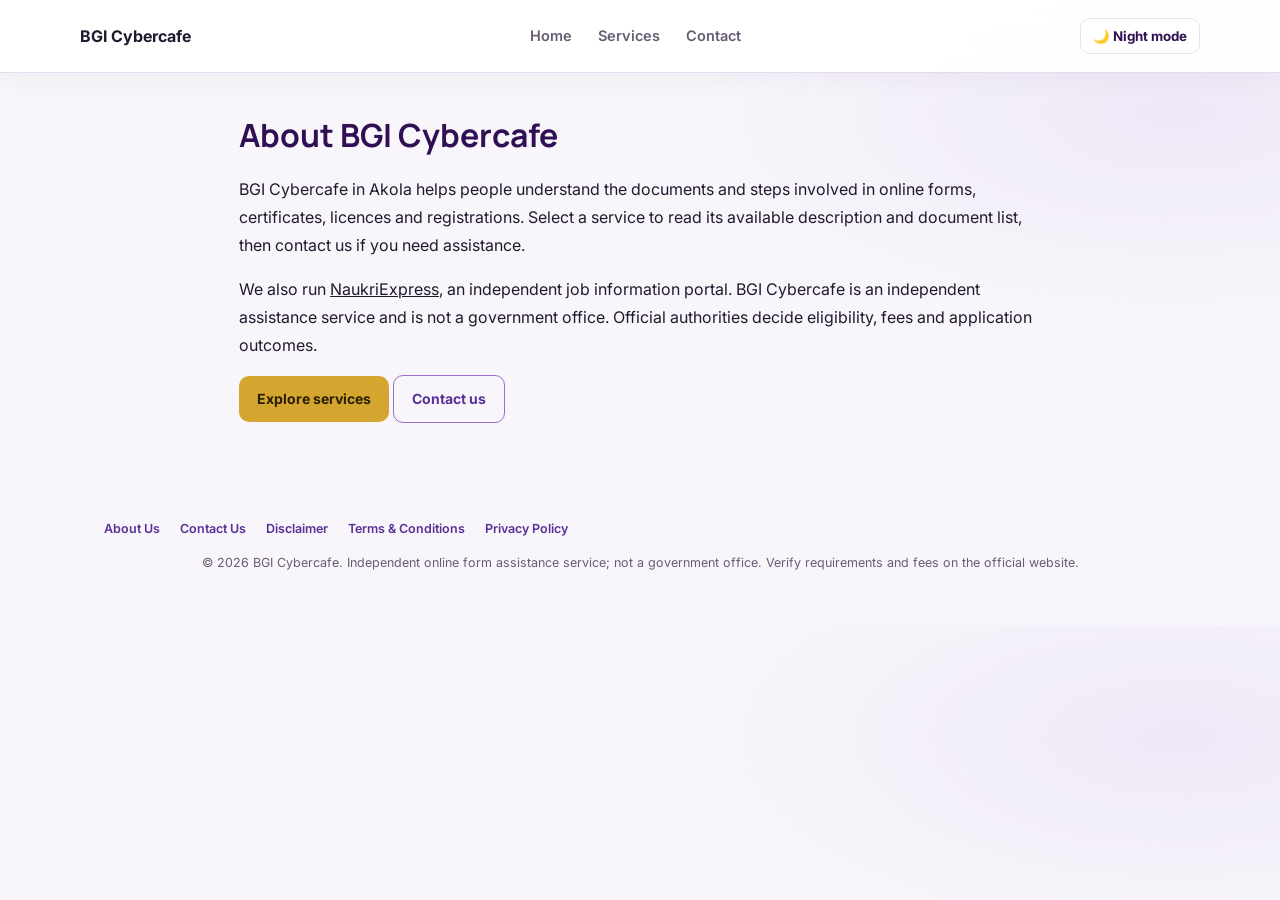
<file: about.html>
<!DOCTYPE html>
<html lang="en"><head><meta charset="UTF-8"><meta name="viewport" content="width=device-width, initial-scale=1">
<title>About Us | BGI Cybercafe Akola</title><meta name="description" content="Learn about BGI Cybercafe in Akola and our online form and registration assistance."><link rel="canonical" href="https://www.bgicybercafe.world/about.html"><link rel="stylesheet" href="css/style.css"><script async src="https://pagead2.googlesyndication.com/pagead/js/adsbygoogle.js?client=ca-pub-7337308462039392"
     crossorigin="anonymous"></script>
</head>
<body><header class="site-header"><div class="container nav-row"><a href="index.html" class="brand"><span class="brand-text"><strong>BGI Cybercafe</strong></span></a><nav class="nav-links"><a href="index.html">Home</a><a href="index.html#services">Services</a><a href="contact.html">Contact</a></nav></div></header>
<main class="container legal-content"><h1>About BGI Cybercafe</h1><p>BGI Cybercafe in Akola helps people understand the documents and steps involved in online forms, certificates, licences and registrations. Select a service to read its available description and document list, then contact us if you need assistance.</p><p>We also run <a href="https://www.naukriexpress.space/" rel="noopener noreferrer">NaukriExpress</a>, an independent job information portal. BGI Cybercafe is an independent assistance service and is not a government office. Official authorities decide eligibility, fees and application outcomes.</p><p><a class="btn btn-primary" href="index.html#services">Explore services</a> <a class="btn btn-outline" href="contact.html">Contact us</a></p></main>
<footer><div class="container"><nav class="footer-links" aria-label="Footer links"><a href="about.html">About Us</a><a href="contact.html">Contact Us</a><a href="disclaimer.html">Disclaimer</a><a href="terms.html">Terms &amp; Conditions</a><a href="privacy-policy.html">Privacy Policy</a></nav><p>© 2026 BGI Cybercafe. Independent online form assistance service; not a government office. Verify requirements and fees on the official website.</p></div></footer><script src="js/theme.js"></script></body></html>
</file>
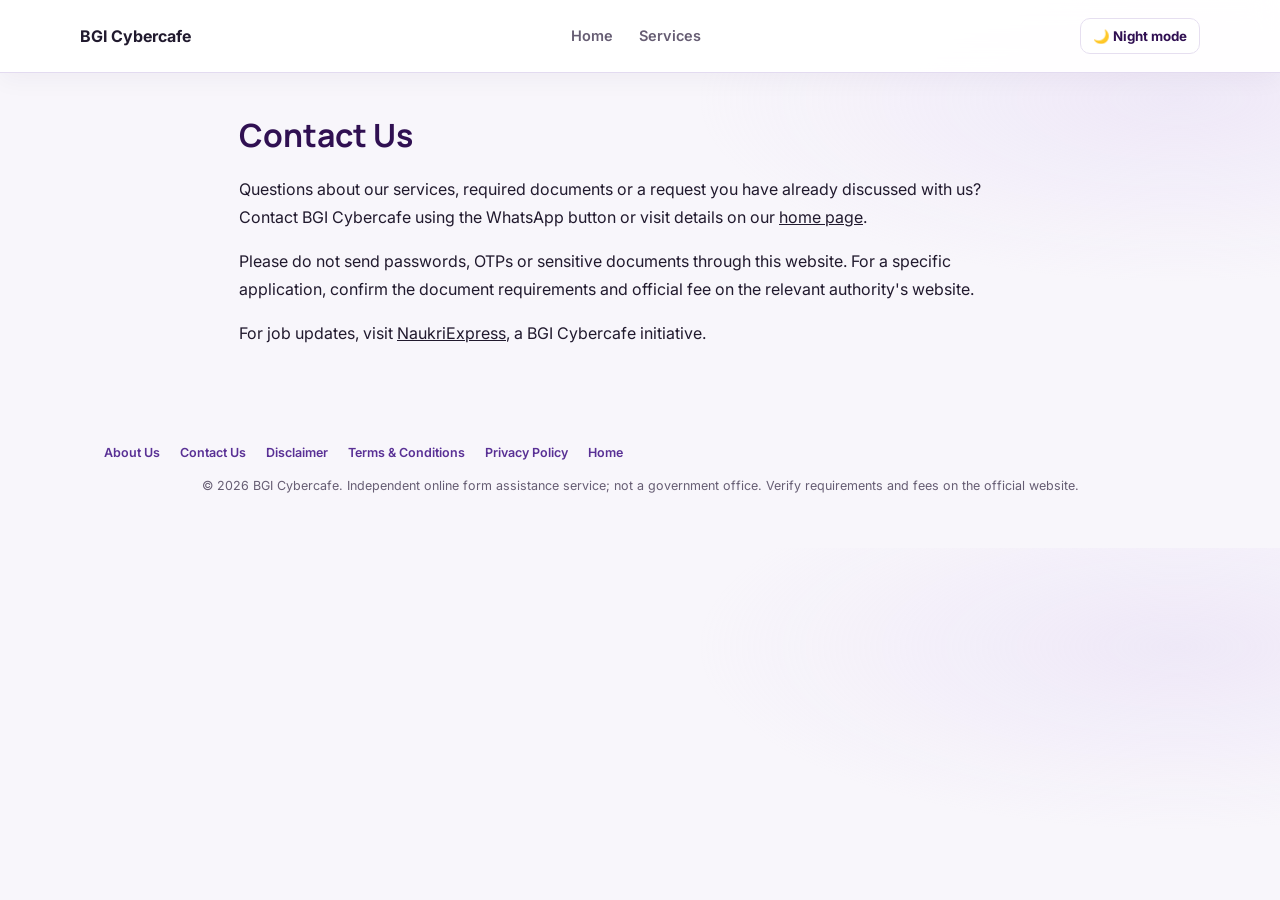
<file: contact.html>
<!DOCTYPE html>
<html lang="en"><head><meta charset="UTF-8"><meta name="viewport" content="width=device-width, initial-scale=1">
<title>Contact Us | BGI Cybercafe Akola</title><meta name="description" content="Contact BGI Cybercafe in Akola for online form and registration assistance."><link rel="canonical" href="https://www.bgicybercafe.world/contact.html"><link rel="stylesheet" href="css/style.css"><script async src="https://pagead2.googlesyndication.com/pagead/js/adsbygoogle.js?client=ca-pub-7337308462039392"
     crossorigin="anonymous"></script>
</head>
<body><header class="site-header"><div class="container nav-row"><a href="index.html" class="brand"><span class="brand-text"><strong>BGI Cybercafe</strong></span></a><nav class="nav-links"><a href="index.html">Home</a><a href="index.html#services">Services</a></nav></div></header>
<main class="container legal-content"><h1>Contact Us</h1><p>Questions about our services, required documents or a request you have already discussed with us? Contact BGI Cybercafe using the WhatsApp button or visit details on our <a href="index.html#contact">home page</a>.</p><p>Please do not send passwords, OTPs or sensitive documents through this website. For a specific application, confirm the document requirements and official fee on the relevant authority's website.</p><p>For job updates, visit <a href="https://www.naukriexpress.space/" rel="noopener noreferrer">NaukriExpress</a>, a BGI Cybercafe initiative.</p></main>
<footer><div class="container"><nav class="footer-links" aria-label="Footer links"><a href="about.html">About Us</a><a href="contact.html">Contact Us</a><a href="disclaimer.html">Disclaimer</a><a href="terms.html">Terms &amp; Conditions</a><a href="privacy-policy.html">Privacy Policy</a><a href="index.html">Home</a></nav><p>© 2026 BGI Cybercafe. Independent online form assistance service; not a government office. Verify requirements and fees on the official website.</p></div></footer><script src="js/theme.js"></script></body></html>
</file>
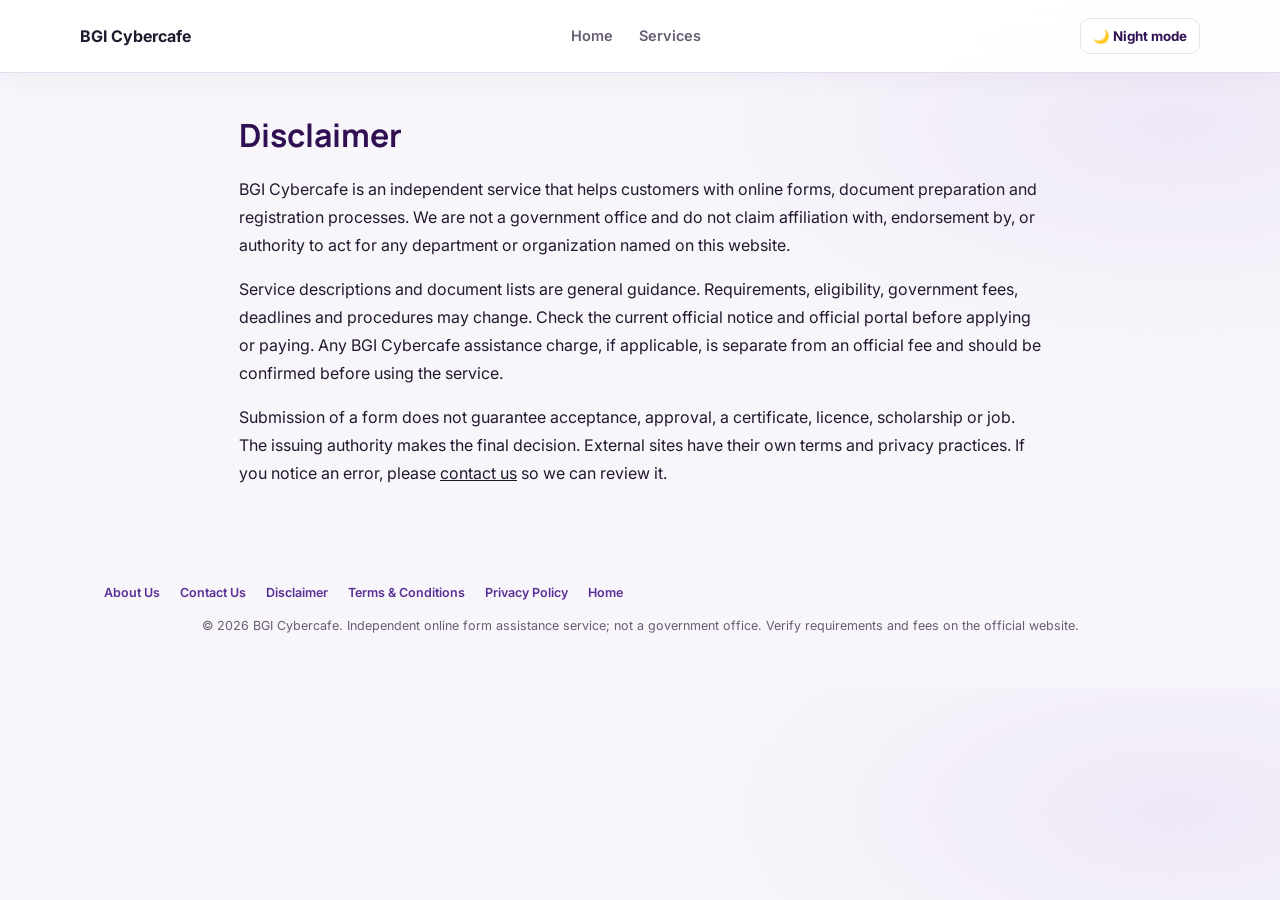
<file: disclaimer.html>
<!DOCTYPE html>
<html lang="en"><head><meta charset="UTF-8"><meta name="viewport" content="width=device-width, initial-scale=1">
<title>Disclaimer | BGI Cybercafe</title><meta name="description" content="Read the BGI Cybercafe disclaimer for independent online form and registration assistance."><link rel="canonical" href="https://www.bgicybercafe.world/disclaimer.html"><link rel="stylesheet" href="css/style.css"><script async src="https://pagead2.googlesyndication.com/pagead/js/adsbygoogle.js?client=ca-pub-7337308462039392"
     crossorigin="anonymous"></script>
</head>
<body><header class="site-header"><div class="container nav-row"><a href="index.html" class="brand"><span class="brand-text"><strong>BGI Cybercafe</strong></span></a><nav class="nav-links"><a href="index.html">Home</a><a href="index.html#services">Services</a></nav></div></header>
<main class="container legal-content"><h1>Disclaimer</h1><p>BGI Cybercafe is an independent service that helps customers with online forms, document preparation and registration processes. We are not a government office and do not claim affiliation with, endorsement by, or authority to act for any department or organization named on this website.</p><p>Service descriptions and document lists are general guidance. Requirements, eligibility, government fees, deadlines and procedures may change. Check the current official notice and official portal before applying or paying. Any BGI Cybercafe assistance charge, if applicable, is separate from an official fee and should be confirmed before using the service.</p><p>Submission of a form does not guarantee acceptance, approval, a certificate, licence, scholarship or job. The issuing authority makes the final decision. External sites have their own terms and privacy practices. If you notice an error, please <a href="contact.html">contact us</a> so we can review it.</p></main>
<footer><div class="container"><nav class="footer-links" aria-label="Footer links"><a href="about.html">About Us</a><a href="contact.html">Contact Us</a><a href="disclaimer.html">Disclaimer</a><a href="terms.html">Terms &amp; Conditions</a><a href="privacy-policy.html">Privacy Policy</a><a href="index.html">Home</a></nav><p>© 2026 BGI Cybercafe. Independent online form assistance service; not a government office. Verify requirements and fees on the official website.</p></div></footer><script src="js/theme.js"></script></body></html>
</file>
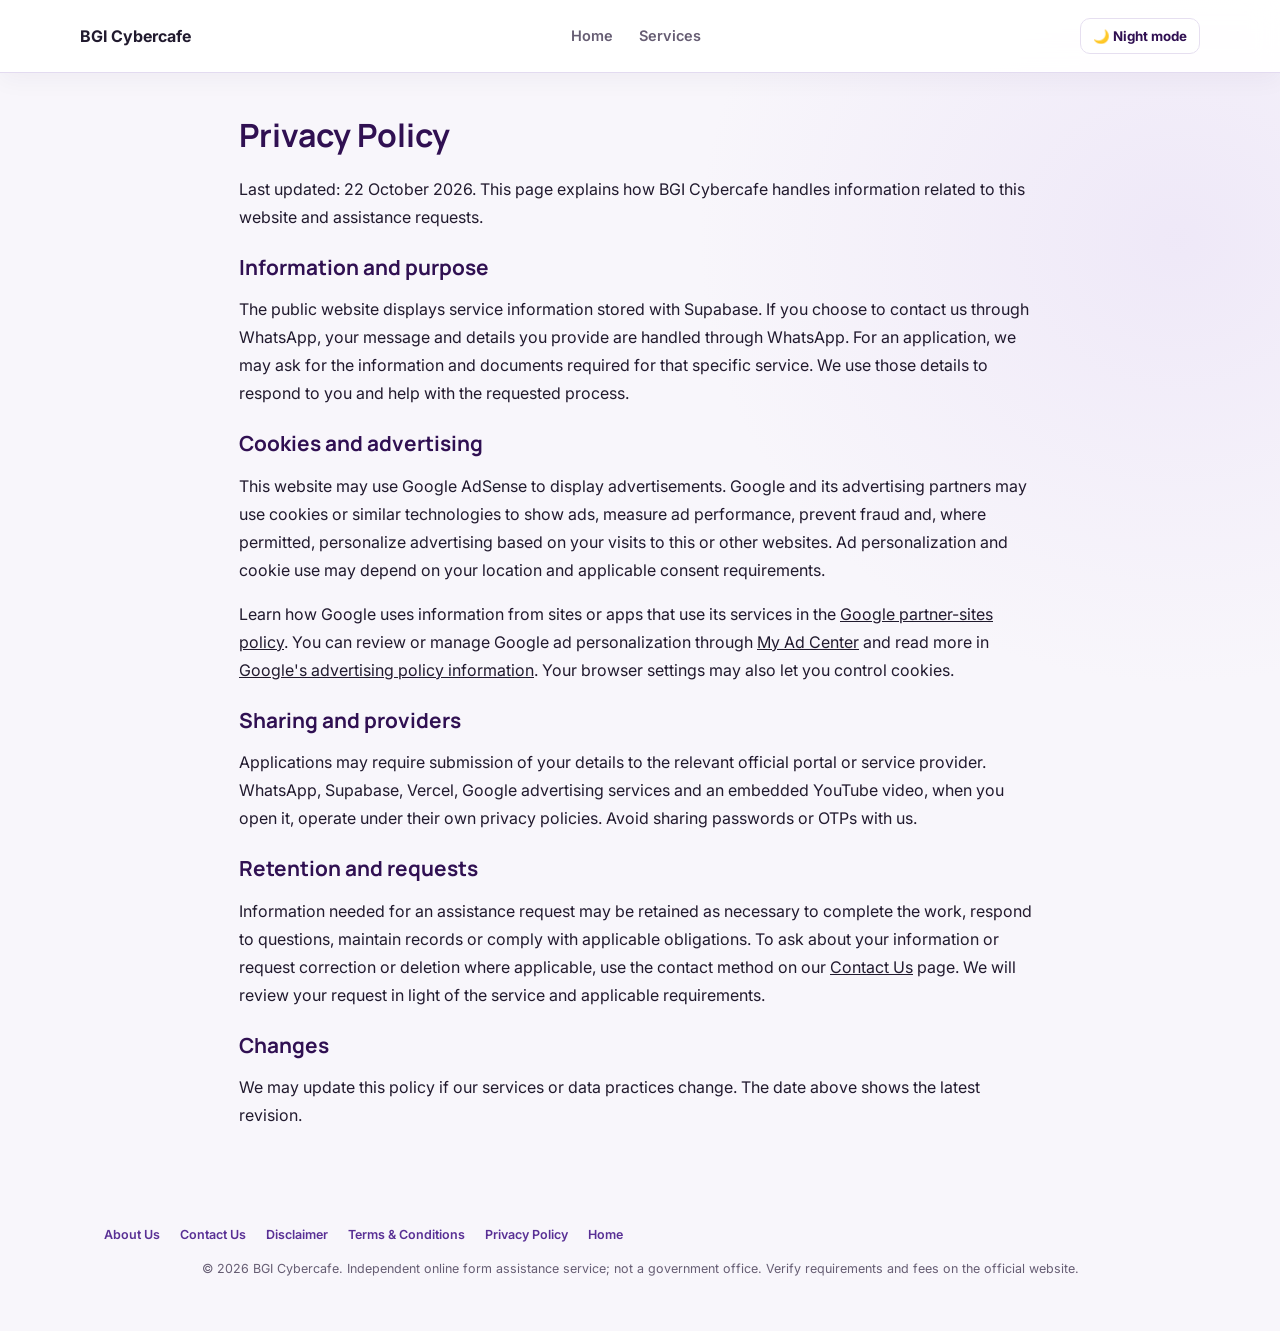
<file: privacy-policy.html>
<!DOCTYPE html>
<html lang="en"><head><meta charset="UTF-8"><meta name="viewport" content="width=device-width, initial-scale=1">
<title>Privacy Policy | BGI Cybercafe</title><meta name="description" content="How BGI Cybercafe handles information submitted for online form assistance, website enquiries and advertising cookies."><link rel="canonical" href="https://www.bgicybercafe.world/privacy-policy.html"><link rel="stylesheet" href="css/style.css"><script async src="https://pagead2.googlesyndication.com/pagead/js/adsbygoogle.js?client=ca-pub-7337308462039392"
     crossorigin="anonymous"></script>
</head>
<body><header class="site-header"><div class="container nav-row"><a href="index.html" class="brand"><span class="brand-text"><strong>BGI Cybercafe</strong></span></a><nav class="nav-links"><a href="index.html">Home</a><a href="index.html#services">Services</a></nav></div></header>
<main class="container legal-content"><h1>Privacy Policy</h1><p>Last updated: 22 October 2026. This page explains how BGI Cybercafe handles information related to this website and assistance requests.</p><h2>Information and purpose</h2><p>The public website displays service information stored with Supabase. If you choose to contact us through WhatsApp, your message and details you provide are handled through WhatsApp. For an application, we may ask for the information and documents required for that specific service. We use those details to respond to you and help with the requested process.</p><h2>Cookies and advertising</h2><p>This website may use Google AdSense to display advertisements. Google and its advertising partners may use cookies or similar technologies to show ads, measure ad performance, prevent fraud and, where permitted, personalize advertising based on your visits to this or other websites. Ad personalization and cookie use may depend on your location and applicable consent requirements.</p><p>Learn how Google uses information from sites or apps that use its services in the <a href="https://policies.google.com/technologies/partner-sites" rel="noopener noreferrer">Google partner-sites policy</a>. You can review or manage Google ad personalization through <a href="https://myadcenter.google.com/" rel="noopener noreferrer">My Ad Center</a> and read more in <a href="https://policies.google.com/technologies/ads" rel="noopener noreferrer">Google's advertising policy information</a>. Your browser settings may also let you control cookies.</p><h2>Sharing and providers</h2><p>Applications may require submission of your details to the relevant official portal or service provider. WhatsApp, Supabase, Vercel, Google advertising services and an embedded YouTube video, when you open it, operate under their own privacy policies. Avoid sharing passwords or OTPs with us.</p><h2>Retention and requests</h2><p>Information needed for an assistance request may be retained as necessary to complete the work, respond to questions, maintain records or comply with applicable obligations. To ask about your information or request correction or deletion where applicable, use the contact method on our <a href="contact.html">Contact Us</a> page. We will review your request in light of the service and applicable requirements.</p><h2>Changes</h2><p>We may update this policy if our services or data practices change. The date above shows the latest revision.</p></main>
<footer><div class="container"><nav class="footer-links" aria-label="Footer links"><a href="about.html">About Us</a><a href="contact.html">Contact Us</a><a href="disclaimer.html">Disclaimer</a><a href="terms.html">Terms &amp; Conditions</a><a href="privacy-policy.html">Privacy Policy</a><a href="index.html">Home</a></nav><p>© 2026 BGI Cybercafe. Independent online form assistance service; not a government office. Verify requirements and fees on the official website.</p></div></footer><script src="js/theme.js"></script></body></html>
</file>
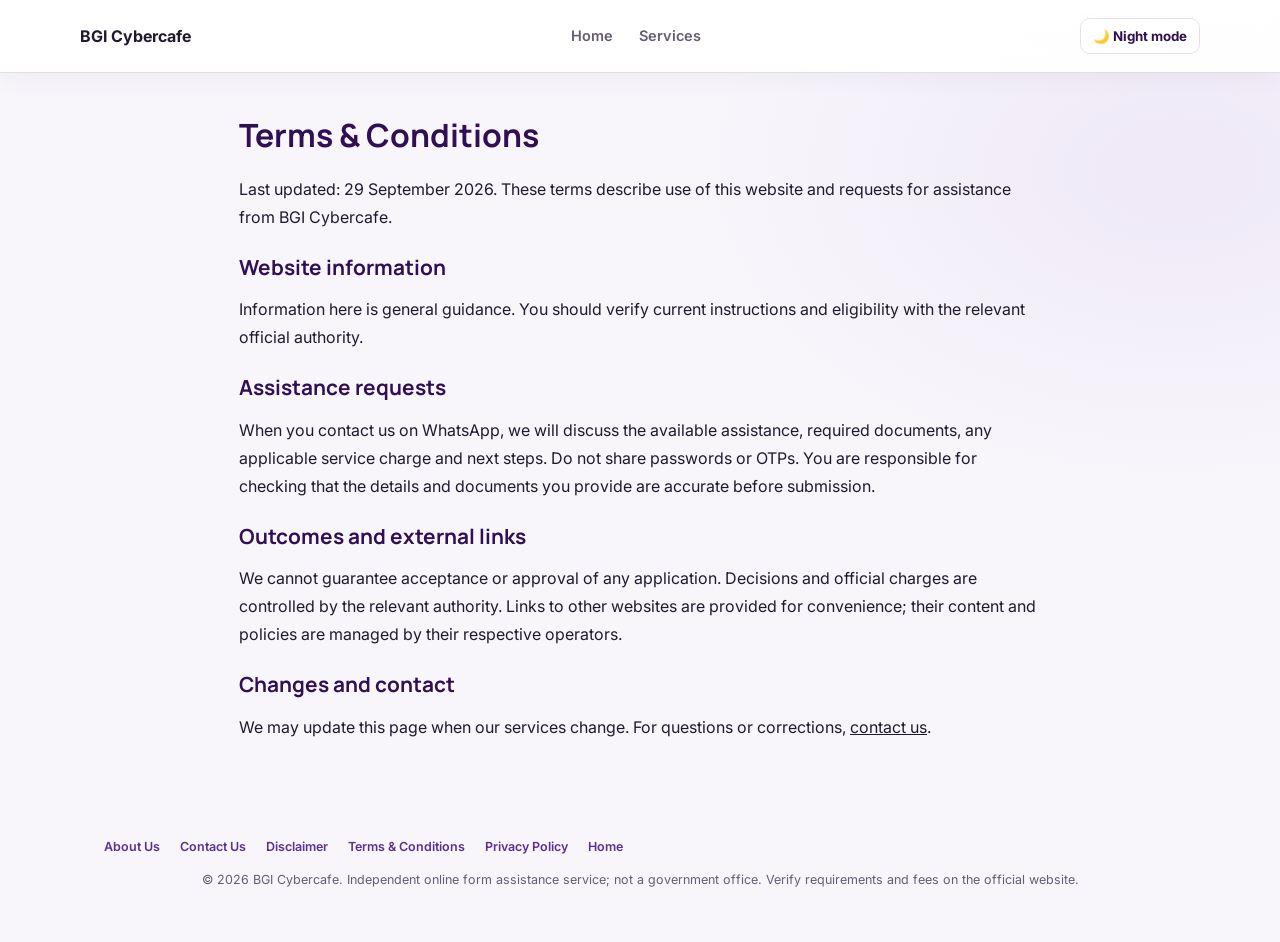
<file: terms.html>
<!DOCTYPE html>
<html lang="en"><head><meta charset="UTF-8"><meta name="viewport" content="width=device-width, initial-scale=1">
<title>Terms &amp; Conditions | BGI Cybercafe</title><meta name="description" content="Terms for using the BGI Cybercafe website and requesting online form assistance."><link rel="canonical" href="https://www.bgicybercafe.world/terms.html"><link rel="stylesheet" href="css/style.css"><script async src="https://pagead2.googlesyndication.com/pagead/js/adsbygoogle.js?client=ca-pub-7337308462039392"
     crossorigin="anonymous"></script>
</head>
<body><header class="site-header"><div class="container nav-row"><a href="index.html" class="brand"><span class="brand-text"><strong>BGI Cybercafe</strong></span></a><nav class="nav-links"><a href="index.html">Home</a><a href="index.html#services">Services</a></nav></div></header>
<main class="container legal-content"><h1>Terms &amp; Conditions</h1><p>Last updated: 29 September 2026. These terms describe use of this website and requests for assistance from BGI Cybercafe.</p><h2>Website information</h2><p>Information here is general guidance. You should verify current instructions and eligibility with the relevant official authority.</p><h2>Assistance requests</h2><p>When you contact us on WhatsApp, we will discuss the available assistance, required documents, any applicable service charge and next steps. Do not share passwords or OTPs. You are responsible for checking that the details and documents you provide are accurate before submission.</p><h2>Outcomes and external links</h2><p>We cannot guarantee acceptance or approval of any application. Decisions and official charges are controlled by the relevant authority. Links to other websites are provided for convenience; their content and policies are managed by their respective operators.</p><h2>Changes and contact</h2><p>We may update this page when our services change. For questions or corrections, <a href="contact.html">contact us</a>.</p></main>
<footer><div class="container"><nav class="footer-links" aria-label="Footer links"><a href="about.html">About Us</a><a href="contact.html">Contact Us</a><a href="disclaimer.html">Disclaimer</a><a href="terms.html">Terms &amp; Conditions</a><a href="privacy-policy.html">Privacy Policy</a><a href="index.html">Home</a></nav><p>© 2026 BGI Cybercafe. Independent online form assistance service; not a government office. Verify requirements and fees on the official website.</p></div></footer><script src="js/theme.js"></script></body></html>
</file>
<file: css/style.css>
/* ============================================================
   Cyber Cafe Services — public site styles
   Palette: deep violet base, warm gold accent for calls to action
   Type: Manrope (headings) / Inter (body)
   ============================================================ */

@import url('https://fonts.googleapis.com/css2?family=Manrope:wght@500;700;800&family=Inter:wght@400;500;600;700&display=swap');

:root {
  --purple-900: #2E0F55;
  --purple-800: #3B1670;
  --purple-700: #522A93;
  --purple-600: #6D3BB8;
  --purple-500: #8B5CE0;
  --purple-100: #EDE6FB;
  --purple-50: #F6F2FD;
  --gold: #C99A2E;
  --gold-dark: #A87C1C;
  --ink: #241B36;
  --ink-soft: #5B5470;
  --white: #FFFFFF;
  --line: #E4DCF5;
  --shadow: 0 12px 28px -14px rgba(46, 15, 85, 0.28);
  --radius: 14px;
}

* { box-sizing: border-box; }

html { scroll-behavior: smooth; }

body {
  margin: 0;
  font-family: 'Inter', system-ui, sans-serif;
  color: var(--ink);
  background: var(--purple-50);
  line-height: 1.55;
}

h1, h2, h3, h4 {
  font-family: 'Manrope', system-ui, sans-serif;
  color: var(--purple-900);
  margin: 0 0 .4em;
  line-height: 1.18;
}

a { color: inherit; }

img { max-width: 100%; display: block; }

.container {
  max-width: 1120px;
  margin: 0 auto;
  padding: 0 24px;
}

button { font-family: inherit; cursor: pointer; }

:focus-visible {
  outline: 3px solid var(--gold);
  outline-offset: 2px;
}

/* ---------- Top ticker ---------- */
.ticker-bar {
  background: var(--purple-900);
  color: var(--purple-50);
  overflow: hidden;
  white-space: nowrap;
  border-bottom: 1px solid var(--purple-800);
}

.ticker-track {
  display: inline-block;
  padding: 9px 0;
  font-size: 13.5px;
  font-weight: 500;
  letter-spacing: .1px;
  animation: cc-marquee 26s linear infinite;
}

.ticker-track span { padding-right: 64px; }

@keyframes cc-marquee {
  from { transform: translateX(0); }
  to   { transform: translateX(-50%); }
}

@media (prefers-reduced-motion: reduce) {
  .ticker-track { animation: none; }
}

/* ---------- Header ---------- */
header.site-header {
  background: var(--white);
  border-bottom: 1px solid var(--line);
  position: sticky;
  top: 0;
  z-index: 30;
}

.nav-row {
  display: flex;
  align-items: center;
  justify-content: space-between;
  padding: 14px 0;
  gap: 16px;
}

.brand {
  display: flex;
  align-items: center;
  gap: 10px;
  text-decoration: none;
}

.brand-mark {
  width: 40px;
  height: 40px;
  border-radius: 11px;
  background: linear-gradient(150deg, var(--purple-700), var(--purple-900));
  color: var(--white);
  display: flex;
  align-items: center;
  justify-content: center;
  font-family: 'Manrope', sans-serif;
  font-weight: 800;
  font-size: 16px;
}

.brand-text .name {
  font-family: 'Manrope', sans-serif;
  font-weight: 800;
  font-size: 17px;
  color: var(--purple-900);
}

.brand-text .tag {
  font-size: 12px;
  color: var(--ink-soft);
}

.nav-links { display: flex; gap: 26px; }

.nav-links a {
  text-decoration: none;
  font-size: 14.5px;
  font-weight: 600;
  color: var(--ink-soft);
}

.nav-links a:hover { color: var(--purple-700); }

.btn {
  display: inline-flex;
  align-items: center;
  justify-content: center;
  gap: 8px;
  border: none;
  border-radius: 10px;
  font-weight: 700;
  font-size: 14px;
  padding: 11px 18px;
  text-decoration: none;
  transition: transform .12s ease, box-shadow .12s ease, background .15s ease;
}

.btn:active { transform: translateY(1px); }

.btn-primary {
  background: var(--gold);
  color: #2A1E00;
}
.btn-primary:hover { background: var(--gold-dark); }

.btn-ghost {
  background: var(--purple-100);
  color: var(--purple-800);
}
.btn-ghost:hover { background: var(--purple-100); filter: brightness(0.97); }

.btn-outline {
  background: transparent;
  color: var(--purple-700);
  border: 1.5px solid var(--purple-500);
}
.btn-outline:hover { background: var(--purple-50); }

.btn-block { width: 100%; }

/* ---------- Hero ---------- */
.hero {
  background: radial-gradient(circle at 85% 0%, var(--purple-700) 0%, var(--purple-900) 55%);
  color: var(--purple-50);
  padding: 64px 0 76px;
}

.hero-grid {
  display: grid;
  grid-template-columns: 1.15fr .85fr;
  gap: 40px;
  align-items: center;
}

.hero h1 {
  color: var(--white);
  font-size: clamp(30px, 4vw, 44px);
  max-width: 15ch;
}

.hero p.lead {
  color: #D9CCF4;
  font-size: 16.5px;
  max-width: 46ch;
  margin-bottom: 26px;
}

.hero-actions { display: flex; gap: 12px; flex-wrap: wrap; }

.hero-stats {
  display: grid;
  grid-template-columns: repeat(3, 1fr);
  gap: 14px;
  margin-top: 34px;
}

.hero-stat {
  background: rgba(255,255,255,.07);
  border: 1px solid rgba(255,255,255,.14);
  border-radius: 12px;
  padding: 14px 12px;
}

.hero-stat .num {
  font-family: 'Manrope', sans-serif;
  font-weight: 800;
  font-size: 21px;
  color: var(--white);
}

.hero-stat .lbl { font-size: 12px; color: #C9BAEA; }

.hero-card {
  background: var(--white);
  border-radius: 18px;
  padding: 22px;
  color: var(--ink);
  box-shadow: var(--shadow);
}

.hero-card h3 { font-size: 16px; margin-bottom: 12px; }

.hero-card ol {
  margin: 0 0 16px;
  padding-left: 18px;
  font-size: 14px;
  color: var(--ink-soft);
}

.hero-card li { margin-bottom: 8px; }

/* ---------- Sections ---------- */
.section { padding: 58px 0; }

.section-head {
  display: flex;
  justify-content: space-between;
  align-items: flex-end;
  gap: 20px;
  margin-bottom: 30px;
}

.section-head p { color: var(--ink-soft); max-width: 54ch; margin: 6px 0 0; }

/* ---------- Service cards ---------- */
.grid-services {
  display: grid;
  grid-template-columns: repeat(3, 1fr);
  gap: 20px;
}

.service-card {
  background: var(--white);
  border: 1px solid var(--line);
  border-radius: var(--radius);
  padding: 22px;
  display: flex;
  flex-direction: column;
  gap: 12px;
}

.service-top { display: flex; align-items: flex-start; gap: 12px; }

.service-icon {
  width: 46px;
  height: 46px;
  border-radius: 12px;
  background: var(--purple-100);
  display: flex;
  align-items: center;
  justify-content: center;
  font-size: 21px;
  flex-shrink: 0;
}

.service-title { font-size: 16.5px; margin: 0 0 2px; }

.service-tagline {
  font-size: 12.5px;
  font-weight: 600;
  color: var(--purple-600);
  text-transform: none;
}

.service-desc {
  font-size: 13.5px;
  color: var(--ink-soft);
  margin: 0;
}

.service-links {
  display: flex;
  gap: 14px;
  font-size: 13px;
  font-weight: 600;
}

.service-links button {
  background: none;
  border: none;
  padding: 0;
  color: var(--purple-700);
  display: flex;
  align-items: center;
  gap: 5px;
}

.service-links button:hover { color: var(--purple-900); }
.service-links a { color: var(--purple-700); text-decoration: none; }
.service-links a:hover { text-decoration: underline; }
.service-title a, .service-desc a, .news-card h2 a, .news-card h3 a { color: inherit; text-decoration: none; }
.service-title a:hover, .service-desc a:hover, .news-card h2 a:hover, .news-card h3 a:hover { text-decoration: underline; }
.service-tags { display: flex; flex-wrap: wrap; gap: 5px; margin: 8px 0; }
.service-tags span { border-radius: 30px; background: var(--purple-100); color: var(--purple-900); padding: 3px 8px; font-size: 11px; }
.hero-news-item { padding: 10px 0; border-bottom: 1px solid var(--line); }
.hero-news-item a { color: var(--purple-900); font-weight: 700; }
.news-body { white-space: pre-wrap; overflow-wrap: anywhere; }
.copy-link { background: transparent; border: 0; color: var(--purple-700); font-size: 12px; text-decoration: underline; align-self: flex-start; padding: 0; }
.share-row { display: flex; flex-wrap: wrap; align-items: center; gap: 10px; margin: 24px 0; }
.share-icon { width: 20px; height: 20px; flex: none; }
.whatsapp-icon { color: #1fae5d; }
.telegram-icon { color: #229ed9; }
.jobs-promo { display: inline-flex; align-items: center; gap: 9px; padding: 10px 16px; margin: 0 0 22px; border-radius: 999px; background: #f2c64d; color: #261504; font-weight: 800; text-decoration: none; box-shadow: 0 8px 22px rgba(0,0,0,.16); animation: jobs-pulse 2.8s ease-in-out infinite; }
.jobs-promo:hover { transform: translateY(-2px); background: #ffd96b; }
.jobs-promo-dot { width: 9px; height: 9px; background: #982d16; border-radius: 50%; box-shadow: 0 0 0 4px rgba(152,45,22,.18); }
@keyframes jobs-pulse { 50% { box-shadow: 0 8px 28px rgba(242,198,77,.5); } }
.mobile-menu-toggle { display: none; border: 1px solid var(--line); border-radius: 9px; background: var(--white); color: var(--purple-900); padding: 9px 12px; font-weight: 700; }

.service-actions {
  margin-top: auto;
  display: flex;
  gap: 10px;
  padding-top: 6px;
}

.service-actions .btn { flex: 1; padding: 10px 12px; font-size: 13.5px; }

/* ---------- Modal ---------- */
.cc-modal-overlay {
  position: fixed;
  inset: 0;
  background: rgba(36, 20, 60, .55);
  display: none;
  align-items: center;
  justify-content: center;
  padding: 20px;
  z-index: 100;
}

.cc-modal-overlay.open { display: flex; }

.cc-modal {
  background: var(--white);
  border-radius: 16px;
  max-width: 480px;
  width: 100%;
  max-height: 85vh;
  overflow-y: auto;
  padding: 26px;
  position: relative;
}

.cc-modal-close {
  position: absolute;
  top: 14px;
  right: 14px;
  background: var(--purple-50);
  border: none;
  width: 32px;
  height: 32px;
  border-radius: 9px;
  font-size: 16px;
  color: var(--ink-soft);
}

.cc-modal h3 { padding-right: 30px; }

.cc-modal .modal-sub {
  font-size: 13px;
  color: var(--ink-soft);
  margin-bottom: 16px;
}

.doc-list { list-style: none; margin: 0; padding: 0; display: grid; gap: 9px; }

.doc-list li {
  display: flex;
  align-items: center;
  gap: 10px;
  font-size: 14px;
  padding: 10px 12px;
  background: var(--purple-50);
  border-radius: 9px;
}

.doc-list li::before {
  content: "";
  width: 8px;
  height: 8px;
  border-radius: 50%;
  background: var(--gold);
  flex-shrink: 0;
}

.cc-modal video-wrap iframe { width: 100%; aspect-ratio: 16/9; border-radius: 10px; border: none; }

.video-wrap { position: relative; padding-top: 56.25%; border-radius: 10px; overflow: hidden; background: var(--ink); }
.video-wrap iframe { position: absolute; inset: 0; width: 100%; height: 100%; border: none; }

.cc-modal .modal-apply { margin-top: 18px; }

/* ---------- How it works ---------- */
.steps {
  display: grid;
  grid-template-columns: repeat(4, 1fr);
  gap: 18px;
}

.step {
  background: var(--white);
  border: 1px solid var(--line);
  border-radius: var(--radius);
  padding: 20px;
}

.step .step-index {
  width: 30px;
  height: 30px;
  border-radius: 9px;
  background: var(--purple-900);
  color: var(--white);
  font-family: 'Manrope', sans-serif;
  font-weight: 700;
  font-size: 13px;
  display: flex;
  align-items: center;
  justify-content: center;
  margin-bottom: 12px;
}

.step h4 { font-size: 15px; }
.step p { font-size: 13.5px; color: var(--ink-soft); margin: 0; }

/* ---------- Contact / footer ---------- */
.contact-band {
  background: var(--purple-900);
  color: var(--purple-50);
  border-radius: 20px;
  padding: 34px;
  display: grid;
  grid-template-columns: 1.2fr .8fr;
  gap: 24px;
  align-items: center;
}

.contact-band h2 { color: var(--white); }
.contact-band p { color: #D9CCF4; }

.contact-info { display: grid; gap: 8px; font-size: 14px; color: #fff; }
.contact-info > div { color: #fff; }

footer {
  padding: 26px 0 40px;
  text-align: center;
  font-size: 12.5px;
  color: var(--ink-soft);
}

footer a { color: var(--purple-700); text-decoration: none; font-weight: 600; }
.footer-links { display: flex; flex-wrap: wrap; gap: 10px 20px; margin-bottom: 14px; }
.legal-content { max-width: 850px; margin: 44px auto 70px; line-height: 1.75; }
.legal-content h1 { margin-bottom: 20px; }
.legal-content h2 { margin: 24px 0 8px; font-size: 1.3rem; }
.legal-content p, .legal-content li { margin-bottom: 12px; }
.theme-toggle { background: var(--white); border: 1px solid var(--line); border-radius: 10px; color: var(--purple-900); font-weight: 700; padding: 9px 12px; white-space: nowrap; }
.service-details { background: var(--white); border: 1px solid var(--line); border-radius: var(--radius); padding: 28px; }
.service-details .doc-list { margin: 16px 0 24px; }
html[data-theme="dark"] {
  color-scheme: dark;
  --purple-50: #151021;
  --purple-100: #312345;
  --purple-700: #c9aaff;
  --ink: #f4efff;
  --ink-soft: #c8bddb;
  --line: #493657;
}
html[data-theme="dark"] body { background: #151021; color: #f4efff; }
html[data-theme="dark"] h1, html[data-theme="dark"] h2, html[data-theme="dark"] h3, html[data-theme="dark"] h4 { color: #f4efff; }
html[data-theme="dark"] .service-card, html[data-theme="dark"] .step, html[data-theme="dark"] .hero-card, html[data-theme="dark"] .service-details, html[data-theme="dark"] .cc-modal { background: #241a34; color: #f4efff; border-color: #493657; }
html[data-theme="dark"] .theme-toggle { background: #352548; color: #f4efff; }
html[data-theme="dark"] .service-desc, html[data-theme="dark"] .service-tagline, html[data-theme="dark"] .step p, html[data-theme="dark"] footer { color: #c8bddb; }
html[data-theme="dark"] .doc-list li { background: #352548; }
html[data-theme="dark"] .hero h1, html[data-theme="dark"] .contact-band h2 { color: #fff; }
html[data-theme="dark"] header.site-header { background: #241a34; border-color: #493657; }
html[data-theme="dark"] .brand-text .name, html[data-theme="dark"] .brand strong,
html[data-theme="dark"] .nav-links a, html[data-theme="dark"] .hero-card h2,
html[data-theme="dark"] .hero-card h3, html[data-theme="dark"] .hero-news-item a,
html[data-theme="dark"] .service-links a, html[data-theme="dark"] .service-title,
html[data-theme="dark"] .news-card a, html[data-theme="dark"] .service-tags span { color: #f4efff; }
html[data-theme="dark"] .service-tags span { background: #493657; }
html[data-theme="dark"] .btn-outline { color: #e6cdff; border-color: #b693ee; background: #302143; }
html[data-theme="dark"] .btn-ghost { color: #f4efff; background: #493657; }
html[data-theme="dark"] .btn-primary { color: #211500; background: #e6b43f; }
html[data-theme="dark"] .hero-card p, html[data-theme="dark"] .hero-card li { color: #f4efff; }
html[data-theme="dark"] .contact-band, html[data-theme="dark"] .contact-band p,
html[data-theme="dark"] .contact-info, html[data-theme="dark"] .contact-info > div { color: #fff; }
html[data-theme="dark"] .ticker-bar { background: #281346; color: #ffcf55; }
html[data-theme="dark"] .ticker-track, html[data-theme="dark"] .ticker-track span { color: #ffcf55; }
html[data-theme="dark"] .copy-link { color: #f2c64d; }
html[data-theme="dark"] .mobile-menu-toggle { background: #352548; color: #fff; }
@media (prefers-reduced-motion: reduce) { .jobs-promo { animation: none; } }

/* ---------- Responsive ---------- */
@media (max-width: 880px) {
  .hero-grid { grid-template-columns: 1fr; }
  .grid-services { grid-template-columns: repeat(2, 1fr); }
  .steps { grid-template-columns: repeat(2, 1fr); }
  .contact-band { grid-template-columns: 1fr; text-align: left; }
  .nav-row { flex-wrap: wrap; }
  .mobile-menu-toggle { display: inline-flex; margin-left: auto; }
  .nav-links { display: none; order: 10; flex-basis: 100%; flex-direction: column; gap: 0; background: var(--white); border: 1px solid var(--line); border-radius: 12px; padding: 8px; }
  .nav-links.open { display: flex; }
  .nav-links a { display: block; padding: 10px 12px; }
  html[data-theme="dark"] .nav-links { background: #241a34; }
}

@media (max-width: 560px) {
  .container { padding-left: 16px; padding-right: 16px; }
  .nav-row > .btn { display: none; }
  .theme-toggle { font-size: 12px; padding: 8px; }
  .brand-text .name { font-size: 15px; }
  .brand-text .tag { font-size: 10px; }
  .hero-card, .service-details { padding: 18px; }
  .share-row .btn { flex: 1 1 130px; }
  .grid-services { grid-template-columns: 1fr; }
  .steps { grid-template-columns: 1fr; }
  .hero-stats { grid-template-columns: 1fr; }
  .service-actions { flex-direction: column; }
}

/* Homepage service strip: keep every service in one horizontal row. */
#services.section {
  padding: 24px 0 18px;
}

#services .section-head {
  margin-bottom: 14px;
}

#services .grid-services {
  display: flex;
  flex-wrap: nowrap;
  gap: 14px;
  overflow-x: auto;
  padding: 2px 2px 12px;
  scroll-snap-type: x proximity;
  -webkit-overflow-scrolling: touch;
}

#services .service-card {
  flex: 0 0 min(310px, 82vw);
  scroll-snap-align: start;
}


/* Compact homepage intro, service carousel and news popup. */
.home-title { padding: 16px 0 8px; }
.home-title h1 { margin: 0; font-size: clamp(18px, 2.4vw, 27px); white-space: nowrap; }
#services .grid-services { scroll-behavior: auto; }
#services .grid-services:hover { cursor: grab; }
.news-section { padding-top: 34px; }
.news-section .section-head { margin-bottom: 14px; }
.news-launch-card { display: flex; align-items: center; justify-content: space-between; gap: 16px; width: min(100%, 440px); padding: 14px 16px; border: 1px solid var(--line); border-radius: 12px; background: var(--white); color: var(--ink-soft); font-size: 14px; }
.news-modal { max-width: 760px; }
.news-modal-list { display: grid; grid-template-columns: repeat(2, minmax(0, 1fr)); gap: 12px; margin-top: 14px; }
.news-modal-list .service-card { padding: 16px; gap: 9px; }
.news-modal-list .service-card h3 { font-size: 16px; }
html[data-theme="dark"] .news-launch-card { background: #241a34; color: #c8bddb; border-color: #493657; }
@media (max-width: 560px) {
  .home-title h1 { white-space: normal; font-size: 18px; }
  .news-modal-list { grid-template-columns: 1fr; }
  .news-launch-card { width: 100%; }
}
@media (prefers-reduced-motion: reduce) {
  #services .grid-services { scroll-behavior: auto; }
}



/* Service search and relocated jobs link. */
#services .section-head { align-items: center; }
.services-search-wrap input { width: min(290px, 45vw); border: 1px solid var(--line); border-radius: 10px; padding: 11px 14px; background: var(--white); color: var(--ink); font: inherit; }
.services-promo-row { display: flex; align-items: center; justify-content: space-between; gap: 16px; margin-top: 4px; padding: 10px 0 0; color: var(--ink-soft); }
.services-promo-row .jobs-promo { margin: 0; }
.sr-only { position: absolute; width: 1px; height: 1px; padding: 0; margin: -1px; overflow: hidden; clip: rect(0, 0, 0, 0); white-space: nowrap; border: 0; }
.about-service { margin: 20px 0; border: 1px solid var(--line); border-radius: 10px; padding: 12px 16px; }
.about-service summary { cursor: pointer; font-weight: 700; color: var(--purple-700); }
.about-service p { margin-bottom: 0; }
html[data-theme="dark"] .services-search-wrap input { background: #241a34; color: #f4efff; border-color: #493657; }
@media (max-width: 560px) {
  #services .section-head { align-items: stretch; flex-direction: column; }
  .services-search-wrap input, .services-promo-row { width: 100%; }
  .services-promo-row { align-items: flex-start; flex-direction: column; }
}

/* Make filtered service cards disappear despite the card's flex display. */
#services .grid-services > [hidden] { display: none !important; }


/* Compact service cards with clear actions; stack the full list on phones. */
#services .service-card {
  justify-content: space-between;
  min-height: 146px;
  padding: 16px;
}
#services .service-top { align-items: center; min-width: 0; }
#services .service-title { font-size: 15px; overflow-wrap: anywhere; }
#services .service-actions {
  display: grid;
  grid-template-columns: repeat(3, minmax(0, 1fr));
  gap: 8px;
  margin-top: auto;
  padding-top: 8px;
}
#services .service-actions .btn {
  min-width: 0;
  min-height: 42px;
  padding: 9px 8px;
  font-size: 13px;
  white-space: nowrap;
}
#services .btn-youtube {
  background: #c62828;
  color: #fff;
  border: 1px solid #a91f1f;
}
#services .btn-youtube:hover { background: #a91f1f; }
html[data-theme="dark"] #services .btn-youtube {
  background: #c62828;
  color: #fff;
  border-color: #f08080;
}
html[data-theme="dark"] #services .btn-youtube:hover { background: #a91f1f; }

@media (max-width: 640px) {
  body { padding-bottom: calc(190px + env(safe-area-inset-bottom)); }
  #services .grid-services {
    display: grid;
    grid-template-columns: minmax(0, 1fr);
    gap: 12px;
    overflow: visible;
    padding: 2px 0 12px;
    scroll-snap-type: none;
  }
  #services .service-card {
    width: 100%;
    min-width: 0;
    min-height: 0;
    padding: 14px;
    scroll-snap-align: none;
  }
  #services .service-actions {
    grid-template-columns: repeat(2, minmax(0, 1fr));
    gap: 8px;
  }
  #services .service-actions .btn {
    width: 100%;
    min-height: 44px;
    font-size: 12.5px;
    padding: 9px 6px;
  }
  #services .services-promo-row {
    position: fixed;
    left: 0;
    right: 0;
    bottom: 0;
    z-index: 80;
    width: 100%;
    margin: 0;
    padding: 9px 12px calc(9px + env(safe-area-inset-bottom));
    display: flex;
    flex-direction: row;
    align-items: center;
    justify-content: space-between;
    gap: 8px;
    background: var(--white);
    border-top: 1px solid var(--line);
    box-shadow: 0 -5px 18px rgba(30, 16, 48, .12);
    font-size: 11px;
  }
  #services .services-promo-row > span {
    min-width: 0;
    line-height: 1.3;
  }
  #services .services-promo-row .jobs-promo {
    flex: 0 0 auto;
    padding: 9px 11px;
    font-size: 11px;
    white-space: nowrap;
  }
  html[data-theme="dark"] #services .services-promo-row {
    background: #241a34;
    border-color: #493657;
    box-shadow: 0 -5px 18px rgba(0, 0, 0, .35);
  }
}


/* Desktop services are a four-column grid, with additional cards on new rows. */
@media (min-width: 881px) {
  #services .grid-services {
    display: grid;
    grid-template-columns: repeat(3, minmax(0, 1fr));
    flex-wrap: initial;
    overflow: visible;
    scroll-snap-type: none;
  }
  #services .service-card {
    width: auto;
    min-width: 0;
    flex: initial;
    scroll-snap-align: none;
  }
}
@media (min-width: 641px) and (max-width: 880px) {
  #services .grid-services {
    display: grid;
    grid-template-columns: repeat(2, minmax(0, 1fr));
    flex-wrap: initial;
    overflow: visible;
    scroll-snap-type: none;
  }
  #services .service-card {
    width: auto;
    min-width: 0;
    flex: initial;
    scroll-snap-align: none;
  }
}


/* Keep the jobs updates link in the same viewport position while scrolling. */
@media (min-width: 641px) {
  #services .services-promo-row .jobs-promo {
    position: fixed;
    right: 24px;
    bottom: 24px;
    z-index: 80;
    margin: 0;
  }
}


/* Keep the existing news card and heading visible above the jobs link. */
body { padding-bottom: 160px; }
#news.news-section {
  position: fixed;
  right: 24px;
  bottom: 88px;
  z-index: 79;
  width: min(440px, calc(100vw - 48px));
  padding: 0;
}
#news.news-section .container {
  width: 100%;
  max-width: none;
  padding: 0;
}
#news.news-section .section-head {
  margin: 0 0 8px;
}
#news.news-section .news-launch-card {
  width: 100%;
  box-shadow: 0 8px 24px rgba(30, 16, 48, .14);
}
html[data-theme="dark"] #news.news-section .news-launch-card {
  box-shadow: 0 8px 24px rgba(0, 0, 0, .35);
}
@media (max-width: 640px) {
  body { padding-bottom: calc(190px + env(safe-area-inset-bottom)); }
  #news.news-section {
    left: 8px;
    right: 8px;
    bottom: calc(74px + env(safe-area-inset-bottom));
    width: auto;
  }
}


/* The fixed news action uses the same gold pill design as Latest Job Updates. */
.news-launch-card {
  width: 100%;
  padding: 0;
  border: 0;
  border-radius: 0;
  background: transparent;
  box-shadow: none;
  justify-content: flex-start;
}
.news-launch-card .news-promo {
  border: 0;
  margin: 0;
  font: inherit;
  font-weight: 800;
  line-height: normal;
  cursor: pointer;
}


/* Stack the news pill directly above Latest Job Updates on the same right edge. */
#news.news-section {
  width: max-content;
  max-width: calc(100vw - 48px);
}
#news.news-section .container {
  width: max-content;
  max-width: 100%;
  margin: 0;
}
#news.news-section .section-head {
  justify-content: flex-end;
  text-align: right;
}
#news.news-section .news-launch-card {
  width: max-content;
  max-width: 100%;
  margin-left: auto;
  justify-content: flex-end;
  box-shadow: none;
}
#news.news-section .news-promo {
  font-size: 16px;
  white-space: nowrap;
}
@media (max-width: 640px) {
  #news.news-section {
    left: auto;
    right: 12px;
    width: max-content;
    max-width: calc(100vw - 24px);
  }
  #news.news-section .container {
    width: max-content;
    max-width: 100%;
  }
  #news.news-section .news-promo {
    font-size: 11px;
    padding: 9px 11px;
  }
}


/* Keep the news popup trigger in the sticky header above the page content. */
.news-header-row {
  display: flex;
  justify-content: flex-end;
  align-items: center;
  padding-top: 0;
  padding-bottom: 10px;
}
.news-header-row .news-promo {
  margin: 0;
  border: 0;
  font: inherit;
  font-size: 14px;
  font-weight: 800;
  line-height: normal;
  cursor: pointer;
}

/* Muted rose YouTube action: calm in light mode and readable in dark mode. */
#services .btn-youtube {
  background: #fce9e7;
  color: #6a2d30;
  border: 1px solid #e7c0bd;
  box-shadow: 0 2px 6px rgba(106, 45, 48, .08);
}
#services .btn-youtube:hover {
  background: #f5d9d6;
  border-color: #d9aaa6;
}
#services .btn-youtube:focus-visible {
  outline: 3px solid #c7817b;
  outline-offset: 2px;
}
html[data-theme="dark"] #services .btn-youtube {
  background: #69434b;
  color: #fff0f2;
  border-color: #906a72;
  box-shadow: 0 2px 8px rgba(0, 0, 0, .2);
}
html[data-theme="dark"] #services .btn-youtube:hover {
  background: #78515a;
  border-color: #a77d85;
}
html[data-theme="dark"] #services .btn-youtube:focus-visible {
  outline-color: #d39ba4;
}

/* The fixed jobs link is the only viewport-fixed control now. */
body { padding-bottom: 0; }
@media (max-width: 640px) {
  body { padding-bottom: calc(82px + env(safe-area-inset-bottom)); }
  .news-header-row {
    padding-top: 0;
    padding-bottom: 8px;
  }
  .news-header-row .news-promo {
    font-size: 11px;
    padding: 9px 11px;
  }
}


/* Style the news popup trigger like the other navigation links. */
.nav-links .nav-news-link {
  display: inline-flex;
  align-items: center;
  justify-content: center;
  margin: 0;
  padding: 0;
  border: 0;
  border-radius: 0;
  background: transparent;
  color: var(--ink-soft);
  font: inherit;
  font-size: 14.5px;
  font-weight: 600;
  line-height: normal;
  white-space: nowrap;
  text-decoration: none;
  cursor: pointer;
  transition: color .15s ease;
}
.nav-links .nav-news-link:hover {
  color: var(--purple-700);
  background: transparent;
}
html[data-theme="dark"] .nav-links .nav-news-link {
  color: #f4efff;
}
html[data-theme="dark"] .nav-links .nav-news-link:hover {
  color: #d8c0ff;
}
@media (max-width: 880px) {
  .nav-links .nav-news-link {
    width: 100%;
    justify-content: flex-start;
    margin: 0;
    padding: 10px 12px;
    font-size: 14.5px;
  }
}

/* A brief reveal when mobile visitors open a service detail page. */
@keyframes service-detail-enter {
  from { opacity: 0; transform: translateY(12px); }
  to { opacity: 1; transform: translateY(0); }
}
@media (max-width: 640px) {
  .service-details > * {
    animation: service-detail-enter .38s ease-out both;
  }
  .service-details > *:nth-child(n + 2) { animation-delay: .04s; }
}
@media (prefers-reduced-motion: reduce) {
  .service-details > * { animation: none !important; }
}

/* Refined news cards in the updates popup. */
.news-modal {
  width: min(920px, 100%);
  max-width: 920px;
  padding: 28px;
  border: 1px solid var(--line);
  box-shadow: 0 24px 70px rgba(25, 12, 43, .24);
}
.news-modal > h3 {
  margin: 0;
  padding: 0 42px 16px 0;
  border-bottom: 1px solid var(--line);
  font-size: clamp(20px, 2.4vw, 25px);
  letter-spacing: -.025em;
}
.news-modal-list {
  grid-template-columns: repeat(2, minmax(0, 1fr));
  align-items: stretch;
  gap: 14px;
  margin-top: 18px;
}
.news-modal-list .news-card {
  position: relative;
  min-width: 0;
  min-height: 220px;
  overflow: hidden;
  gap: 12px;
  padding: 20px;
  border-radius: 16px;
  border-color: #e7def5;
  background: linear-gradient(145deg, #fff 0%, #fbf9ff 100%);
  box-shadow: 0 8px 22px rgba(53, 24, 83, .07);
  transition: transform .18s ease, border-color .18s ease, box-shadow .18s ease;
}
.news-modal-list .news-card::before {
  position: absolute;
  inset: 0 auto 0 0;
  width: 4px;
  background: linear-gradient(180deg, #9a70dc, #d0a33f);
  content: "";
}
.news-modal-list .news-card:hover {
  transform: translateY(-2px);
  border-color: #cdb9eb;
  box-shadow: 0 14px 30px rgba(53, 24, 83, .12);
}
.news-card-label {
  align-self: flex-start;
  padding: 4px 9px;
  border: 1px solid #e6dcf6;
  border-radius: 999px;
  background: #f4effc;
  color: #68459a;
  font-size: 10px;
  font-weight: 800;
  letter-spacing: .075em;
  line-height: 1.3;
  text-transform: uppercase;
}
.news-modal-list .news-card .news-card-title {
  margin: 0;
  font-size: 16px;
  line-height: 1.4;
  letter-spacing: -.015em;
}
.news-card-title a {
  color: var(--ink);
  text-decoration: none;
}
.news-card-title a:hover { color: var(--purple-700); }
.news-modal-list .news-card .news-card-summary {
  margin: 0;
  color: var(--ink-soft);
  font-size: 13px;
  line-height: 1.65;
  overflow-wrap: anywhere;
}
.news-card-actions {
  display: flex;
  flex-wrap: wrap;
  align-items: center;
  gap: 8px;
  margin-top: auto;
  padding-top: 4px;
}
.news-card-link {
  display: inline-flex;
  min-height: 38px;
  align-items: center;
  justify-content: center;
  gap: 8px;
  padding: 8px 12px;
  border: 1px solid var(--line);
  border-radius: 10px;
  font-size: 12px;
  font-weight: 700;
  line-height: 1.35;
  text-decoration: none;
  transition: background .15s ease, border-color .15s ease, color .15s ease, transform .15s ease;
}
.news-card-details {
  border-color: #d7c7f0;
  background: #f3edfc;
  color: #4d287f;
}
.news-card-details:hover {
  border-color: #b99ce4;
  background: #eae0f8;
  transform: translateY(-1px);
}
.news-card-source {
  background: transparent;
  color: var(--ink-soft);
}
.news-card-source:hover {
  border-color: #c9b5e8;
  background: var(--purple-50);
  color: var(--purple-700);
}
html[data-theme="dark"] .news-modal {
  background: #1c1428;
  border-color: #493657;
  box-shadow: 0 24px 70px rgba(0, 0, 0, .55);
}
html[data-theme="dark"] .news-modal-list .news-card {
  border-color: #514062;
  background: linear-gradient(145deg, #2a2039 0%, #241a34 100%);
  box-shadow: 0 8px 22px rgba(0, 0, 0, .2);
}
html[data-theme="dark"] .news-modal-list .news-card:hover {
  border-color: #765d96;
  box-shadow: 0 14px 30px rgba(0, 0, 0, .3);
}
html[data-theme="dark"] .news-card-label {
  border-color: #5a466e;
  background: #38294a;
  color: #ddc9ff;
}
html[data-theme="dark"] .news-card-title a { color: #f7f1ff; }
html[data-theme="dark"] .news-card-title a:hover { color: #ddc9ff; }
html[data-theme="dark"] .news-modal-list .news-card .news-card-summary { color: #c8bddb; }
html[data-theme="dark"] .news-card-details {
  border-color: #705893;
  background: #392a4e;
  color: #eadcff;
}
html[data-theme="dark"] .news-card-details:hover {
  border-color: #9a7dc0;
  background: #48345f;
}
html[data-theme="dark"] .news-card-source {
  border-color: #554564;
  color: #d4c9e2;
}
html[data-theme="dark"] .news-card-source:hover {
  border-color: #8268a0;
  background: #342743;
  color: #eadcff;
}
@media (max-width: 560px) {
  .news-modal { padding: 20px 16px; }
  .news-modal-list { grid-template-columns: minmax(0, 1fr); gap: 11px; margin-top: 14px; }
  .news-modal-list .news-card { min-height: 0; padding: 17px; }
  .news-modal-list .news-card .news-card-title { font-size: 15.5px; }
}
@media (prefers-reduced-motion: reduce) {
  .news-modal-list .news-card,
  .news-card-link { transition: none; }
  .news-modal-list .news-card:hover,
  .news-card-details:hover { transform: none; }
}

/* Lightly refresh service cards while keeping the current page layout. */
#services .service-card {
  border-color: #e3d8f1;
  background: linear-gradient(150deg, #fff 0%, #fcfaff 100%);
  box-shadow: 0 7px 20px rgba(34, 17, 54, .07);
  transition: transform .18s ease, border-color .18s ease, box-shadow .18s ease;
}
#services .service-card:hover {
  transform: translateY(-3px);
  border-color: #baa1dd;
  box-shadow: 0 15px 30px rgba(34, 17, 54, .13);
}
#services .service-icon {
  border: 1px solid rgba(133, 93, 184, .10);
}
html[data-theme="dark"] #services .service-card {
  border-color: #514062;
  background: linear-gradient(150deg, #2c223b 0%, #251a34 100%);
  box-shadow: 0 8px 22px rgba(0, 0, 0, .20);
}
html[data-theme="dark"] #services .service-card:hover {
  border-color: #8065a1;
  box-shadow: 0 15px 32px rgba(0, 0, 0, .32);
}
html[data-theme="dark"] #services .service-icon {
  border-color: rgba(219, 195, 255, .12);
}
@media (prefers-reduced-motion: reduce) {
  #services .service-card { transition: none; }
  #services .service-card:hover { transform: none; }
}

/* Premium, mobile-first homepage finish. */
:root {
  --purple-900: #301052;
  --purple-800: #40166e;
  --purple-700: #593095;
  --purple-600: #7144ad;
  --purple-500: #9870cc;
  --purple-100: #eee7f8;
  --purple-50: #f8f6fb;
  --gold: #d5a62f;
  --gold-dark: #b5871f;
  --ink: #211a2e;
  --ink-soft: #665d73;
  --line: #e6dff0;
  --shadow: 0 18px 46px -26px rgba(42, 16, 75, .34);
  --radius: 16px;
}
body {
  background:
    radial-gradient(ellipse at 92% 18%, rgba(219, 204, 241, .32), transparent 30rem),
    #f8f6fb;
}
.ticker-bar {
  border: 0;
  background: linear-gradient(90deg, #321250, #4d2478 58%, #321250);
  box-shadow: 0 3px 14px rgba(37, 14, 62, .12);
}
.ticker-track { padding: 7px 0; font-size: 12.5px; }
header.site-header {
  background: rgba(255,255,255,.94);
  border-bottom-color: rgba(224,215,238,.88);
  box-shadow: 0 7px 24px rgba(40, 18, 64, .045);
  backdrop-filter: blur(14px);
}
.nav-row { min-height: 72px; }
.brand-mark {
  border-radius: 14px;
  background: linear-gradient(145deg, #7749b6, #321250);
  box-shadow: 0 7px 16px rgba(49,18,80,.20);
}
.nav-links { align-items: center; }
.nav-links a, .nav-links .nav-news-link {
  transition: color .16s ease, transform .16s ease;
}
.nav-links a:hover, .nav-links .nav-news-link:hover {
  color: var(--purple-600);
  transform: translateY(-1px);
}
.nav-row > .btn-primary {
  min-height: 44px;
  padding-inline: 21px;
  border-radius: 12px;
  background: linear-gradient(135deg, #e7bd58, #d1a02d);
  box-shadow: 0 7px 16px rgba(170, 121, 20, .18);
}
.nav-row > .btn-primary:hover {
  background: linear-gradient(135deg, #efcb70, #d8aa3b);
  box-shadow: 0 10px 20px rgba(170, 121, 20, .24);
}
.home-title {
  position: relative;
  overflow: hidden;
  padding: 19px 0 10px;
}
.home-title::before,
.home-title::after {
  position: absolute;
  z-index: -1;
  width: 280px;
  height: 280px;
  border-radius: 50%;
  filter: blur(2px);
  content: "";
  pointer-events: none;
}
.home-title::before {
  top: -150px;
  right: 8%;
  background: radial-gradient(circle, rgba(191, 158, 230, .26), transparent 70%);
}
.home-title::after {
  left: -170px;
  bottom: -200px;
  background: radial-gradient(circle, rgba(226, 192, 113, .12), transparent 70%);
}
.home-title-card {
  position: relative;
  overflow: hidden;
  padding: 23px 28px 21px;
  border: 1px solid rgba(255,255,255,.16);
  border-radius: 20px;
  background:
    radial-gradient(ellipse at 89% 0%, rgba(160, 113, 211, .34), transparent 34%),
    linear-gradient(112deg, #321250 0%, #47206f 57%, #593384 100%);
  box-shadow: 0 16px 34px rgba(47, 18, 77, .15);
  color: #fff;
}
.home-title-card::after {
  position: absolute;
  top: -66px;
  right: -24px;
  width: 230px;
  height: 230px;
  border: 1px solid rgba(255,255,255,.09);
  border-radius: 50%;
  box-shadow: 0 0 0 24px rgba(255,255,255,.025), 0 0 0 50px rgba(255,255,255,.02);
  content: "";
  pointer-events: none;
}
.home-title-kicker {
  display: flex;
  align-items: center;
  gap: 8px;
  margin: 0 0 8px;
  color: #eadcf8;
  font-size: 10px;
  font-weight: 800;
  letter-spacing: .15em;
}
.home-title-kicker > span {
  width: 7px;
  height: 7px;
  border-radius: 50%;
  background: #e3b94e;
  box-shadow: 0 0 0 4px rgba(227,185,78,.16);
}
.home-title-kicker b { color: #e2b64a; }
.home-title h1 {
  position: relative;
  z-index: 1;
  max-width: 1000px;
  margin: 0;
  color: #fff;
  font-size: clamp(23px, 3vw, 34px);
  font-weight: 800;
  line-height: 1.18;
  letter-spacing: -.035em;
  white-space: normal;
  text-wrap: balance;
}
.home-title-lead {
  position: relative;
  z-index: 1;
  margin: 7px 0 0;
  color: #e1d5ef;
  font-size: 13px;
  line-height: 1.5;
}
#services.section {
  padding-top: 15px;
}
#services .section-head {
  margin-bottom: 17px;
}
#services .section-head h2 {
  margin: 0;
  font-size: clamp(22px, 2.4vw, 27px);
  font-weight: 800;
  letter-spacing: -.035em;
}
.services-search-wrap input {
  min-height: 46px;
  border-color: #e3d9ef;
  border-radius: 13px;
  box-shadow: 0 3px 10px rgba(45,20,73,.035);
  transition: border-color .16s ease, box-shadow .16s ease;
}
.services-search-wrap input:focus {
  border-color: #a98aca;
  box-shadow: 0 0 0 4px rgba(131, 90, 177, .12);
  outline: none;
}
#services .grid-services { gap: 16px; }
#services .service-card {
  position: relative;
  overflow: hidden;
  min-height: 150px;
  padding: 17px;
  border: 1px solid #e7e0ef;
  border-radius: 17px;
  background: linear-gradient(155deg, #fff 0%, #fdfbff 100%);
  box-shadow: 0 7px 20px rgba(42, 19, 67, .055);
  transition: transform .18s ease, border-color .18s ease, box-shadow .18s ease;
}
#services .service-card::before {
  position: absolute;
  inset: 0 0 auto;
  height: 3px;
  background: linear-gradient(90deg, #8052b7, #d9ad43 82%, transparent);
  opacity: .7;
  content: "";
}
#services .service-card:hover {
  transform: translateY(-3px);
  border-color: #cbb8e2;
  box-shadow: 0 15px 30px rgba(42, 19, 67, .12);
}
#services .service-icon {
  width: 44px;
  height: 44px;
  border: 1px solid #e9e0f4;
  border-radius: 14px;
  background: linear-gradient(145deg, #f5f0fb, #ece4f7);
  box-shadow: inset 0 1px rgba(255,255,255,.8);
}
#services .service-title {
  font-size: 15px;
  font-weight: 750;
  line-height: 1.35;
}
#services .service-actions { gap: 8px; }
#services .service-actions .btn {
  min-height: 43px;
  border-radius: 11px;
  transition: transform .15s ease, box-shadow .15s ease, background .15s ease;
}
#services .service-actions .btn:hover {
  transform: translateY(-1px);
  box-shadow: 0 5px 12px rgba(50, 24, 76, .09);
}
#services .service-actions .btn-primary {
  background: linear-gradient(135deg, #e4b84f, #cc9825);
  box-shadow: 0 4px 10px rgba(172, 127, 26, .12);
}
#services .btn-youtube {
  background: #fff1ef;
  color: #713b42;
  border-color: #efd0cc;
}
#services .btn-youtube:hover {
  background: #ffe7e3;
  border-color: #ddb2ad;
}
.services-promo-row {
  margin-top: 13px;
  padding-top: 12px;
  border-top: 1px solid rgba(222, 213, 235, .8);
}
.services-promo-row > span {
  color: var(--ink-soft);
  font-size: 12px;
  font-weight: 600;
}
.jobs-promo {
  box-shadow: 0 8px 24px rgba(132, 91, 20, .2);
}
html[data-theme="dark"] body {
  background:
    radial-gradient(ellipse at 90% 14%, rgba(102, 72, 137, .16), transparent 30rem),
    #151021;
}
html[data-theme="dark"] header.site-header {
  background: rgba(36,26,52,.94);
  border-bottom-color: rgba(73,54,87,.9);
}
html[data-theme="dark"] .home-title-card {
  border-color: rgba(226,208,250,.12);
  background:
    radial-gradient(ellipse at 89% 0%, rgba(156, 115, 198, .24), transparent 34%),
    linear-gradient(112deg, #21122f 0%, #2e1a43 58%, #3b2554 100%);
  box-shadow: 0 18px 38px rgba(0,0,0,.26);
}
html[data-theme="dark"] .home-title-kicker { color: #e4d5f5; }
html[data-theme="dark"] #services .service-card {
  border-color: #493957;
  background: linear-gradient(155deg, #2b2039 0%, #241a34 100%);
  box-shadow: 0 9px 22px rgba(0,0,0,.22);
}
html[data-theme="dark"] #services .service-card:hover {
  border-color: #80699a;
  box-shadow: 0 15px 32px rgba(0,0,0,.34);
}
html[data-theme="dark"] #services .service-icon {
  border-color: #514062;
  background: linear-gradient(145deg, #3b2a50, #30213f);
}
html[data-theme="dark"] #services .service-actions .btn-primary {
  background: linear-gradient(135deg, #e6bd5c, #d2a33b);
}
html[data-theme="dark"] #services .btn-youtube {
  background: #503a42;
  color: #f5dfe2;
  border-color: #78555d;
}
html[data-theme="dark"] #services .btn-youtube:hover {
  background: #60434c;
  border-color: #98727a;
}
html[data-theme="dark"] .services-promo-row {
  border-color: #493657;
}
@media (max-width: 880px) {
  .nav-row { min-height: 68px; }
  .nav-links.open { box-shadow: 0 16px 28px rgba(37,14,62,.12); }
}
@media (max-width: 640px) {
  .home-title { padding: 13px 0 7px; }
  .home-title-card { padding: 19px 17px 18px; border-radius: 17px; }
  .home-title-kicker { font-size: 9px; margin-bottom: 7px; }
  .home-title h1 { font-size: clamp(21px, 6vw, 27px); line-height: 1.18; }
  .home-title-lead { margin-top: 6px; font-size: 12px; }
  #services.section { padding-top: 12px; }
  #services .section-head { gap: 11px; margin-bottom: 13px; }
  #services .service-card { min-height: 0; border-radius: 15px; padding: 15px; }
  #services .service-title { font-size: 14.5px; }
  #services .service-actions .btn { min-height: 44px; border-radius: 10px; font-size: 12px; }
}
@media (prefers-reduced-motion: reduce) {
  #services .service-card,
  #services .service-actions .btn { transition: none; }
  #services .service-card:hover,
  #services .service-actions .btn:hover { transform: none; }
}


/* Admin-managed service detail sections */
.service-details .service-short-line { margin: 10px 0 8px; color: var(--purple-700); font-weight: 750; font-size: 1.08rem; }
.service-details .service-intro { margin: 0 0 22px; color: var(--ink-soft); line-height: 1.75; }
.detail-document-buttons { display: flex; flex-wrap: wrap; gap: 10px; margin: 24px 0 30px; }
.detail-document-button {
  display: inline-flex; align-items: center; justify-content: center;
  padding: 11px 16px; border-radius: 12px; border: 1px solid #8c68b7;
  background: linear-gradient(135deg, #35204c, #4a2c65); color: #fff;
  text-decoration: none; font-weight: 700; font-size: .94rem;
  box-shadow: 0 5px 14px rgba(45, 24, 65, .12);
}
.detail-document-button:hover { transform: translateY(-1px); }
.detail-content-section { margin: 28px 0; }
.detail-content-section > h2 { margin-bottom: 16px; }
.detail-item-grid { display: grid; grid-template-columns: repeat(2, minmax(0, 1fr)); gap: 14px; }
.detail-content-card {
  display: flex; align-items: flex-start; gap: 13px; padding: 18px;
  border: 1px solid var(--line); border-radius: 15px;
  background: var(--white); box-shadow: 0 8px 24px rgba(39, 20, 58, .055);
}
.detail-number {
  flex: 0 0 34px; width: 34px; height: 34px; display: grid; place-items: center;
  border-radius: 10px; background: var(--purple-100); color: var(--purple-800); font-weight: 800;
}
.detail-content-card h3 { margin: 2px 0 7px; font-size: 1rem; }
.detail-content-card p { margin: 0; color: var(--ink-soft); line-height: 1.65; white-space: pre-line; }
.detail-guidelines { padding-left: 22px; line-height: 1.8; }
.detail-guidelines li { margin: 7px 0; }
.detail-notes { padding: 18px 20px; border-left: 4px solid #d9aa36; background: var(--purple-50); border-radius: 0 12px 12px 0; }
.detail-notes p { white-space: pre-line; line-height: 1.75; }
.service-disclaimer { margin-top: 26px; color: var(--ink-soft); font-size: .9rem; line-height: 1.7; }
@media (max-width: 650px) {
  .detail-item-grid { grid-template-columns: minmax(0, 1fr); }
  .detail-content-card { padding: 15px; }
  .detail-document-button { flex: 1 1 auto; }
}


/* Readable service detail cards in dark mode */
html[data-theme="dark"] .detail-content-card {
  background: #2d203e;
  border-color: #59436d;
  color: #f4efff;
  box-shadow: 0 8px 24px rgba(0, 0, 0, .16);
}
html[data-theme="dark"] .detail-content-card h3 { color: #fff; }
html[data-theme="dark"] .detail-content-card p,
html[data-theme="dark"] .detail-guidelines,
html[data-theme="dark"] .service-details .service-intro,
html[data-theme="dark"] .service-details .service-short-line,
html[data-theme="dark"] .service-disclaimer { color: #d8cbe8; }
html[data-theme="dark"] .detail-number {
  background: #493657;
  color: #f4c95d;
}
html[data-theme="dark"] .detail-document-button {
  background: #3a2850;
  color: #fff;
  border-color: #9b7bc1;
}
html[data-theme="dark"] .detail-notes {
  background: #21172f;
  border-left-color: #e6b43f;
  color: #f4efff;
}
html[data-theme="dark"] .detail-notes h2,
html[data-theme="dark"] .detail-notes p { color: #f4efff; }


/* Service detail page visual refinements — keep the homepage unchanged */
.service-details > h1 {
  color: var(--gold);
}
html[data-theme="dark"] .service-details > h1 {
  color: #e8b83f;
}
.service-details .detail-content-section {
  border: 1px solid var(--line);
  border-radius: 18px;
  padding: 20px;
  background: rgba(255, 255, 255, .34);
}
.service-details .detail-content-section > h2 {
  margin-bottom: 14px;
}
html[data-theme="dark"] .service-details .detail-content-section {
  border-color: #59436d;
  background: rgba(32, 22, 45, .55);
}
html[data-theme="dark"] .service-details .detail-content-section > h2 {
  color: #f4efff;
}
@media (max-width: 650px) {
  .service-details .detail-content-section {
    padding: 15px;
    border-radius: 15px;
  }
}


/* Personal email confirmation checkbox — service detail pages only */
.service-details .email-checklist-row {
  margin: 14px 0 22px;
}
.service-details .email-checklist-label {
  display: inline-flex;
  align-items: center;
  gap: 10px;
  padding: 12px 15px;
  border: 1px solid var(--line);
  border-radius: 12px;
  background: var(--white);
  color: var(--ink);
  font-weight: 700;
  cursor: pointer;
  transition: background .16s ease, border-color .16s ease, color .16s ease;
}
.service-details .email-checklist-label input {
  width: 19px;
  height: 19px;
  margin: 0;
  accent-color: #16a34a;
  cursor: pointer;
}
.service-details .email-checklist-label.is-checked {
  color: #166534;
  border-color: #22c55e;
  background: #dcfce7;
}
html[data-theme="dark"] .service-details .email-checklist-label {
  color: #f4efff;
  background: #2d203e;
  border-color: #59436d;
}
html[data-theme="dark"] .service-details .email-checklist-label.is-checked {
  color: #bbf7d0;
  background: #123522;
  border-color: #22c55e;
}


/* Rich service-detail title banner and consistent deep-purple section panels.
   Scoped to service.html so the homepage stays unchanged. */
.service-details > h1 {
  position: relative;
  isolation: isolate;
  overflow: hidden;
  margin: 16px 0 20px;
  padding: 25px 26px;
  border: 1px solid rgba(255, 235, 170, .5);
  border-radius: 20px;
  color: #402b05;
  background:
    radial-gradient(circle at 88% 0%, rgba(255, 236, 155, .75), transparent 34%),
    linear-gradient(115deg, #e5b83d 0%, #d4a126 58%, #bd8618 100%);
  box-shadow: 0 14px 32px rgba(118, 77, 8, .18);
  font-size: clamp(25px, 4vw, 36px);
  line-height: 1.18;
  letter-spacing: -.025em;
}
.service-details > h1::after {
  position: absolute;
  z-index: -1;
  top: -70px;
  right: -22px;
  width: 210px;
  height: 210px;
  border: 1px solid rgba(255, 255, 255, .32);
  border-radius: 50%;
  box-shadow: 0 0 0 22px rgba(255,255,255,.09), 0 0 0 46px rgba(255,255,255,.055);
  content: "";
  pointer-events: none;
}
.service-details .service-short-line {
  margin-top: 0;
  color: var(--purple-700);
}
.service-details .detail-content-section {
  border: 1px solid #56356f;
  border-radius: 18px;
  padding: 22px;
  background:
    radial-gradient(ellipse at 95% 0%, rgba(126, 85, 161, .24), transparent 42%),
    linear-gradient(135deg, #32134f 0%, #251039 100%);
  box-shadow: 0 12px 28px rgba(35, 13, 54, .16);
}
.service-details .detail-content-section > h2 {
  color: #f4d778;
  padding-bottom: 11px;
  border-bottom: 1px solid rgba(236, 213, 145, .25);
  font-size: clamp(19px, 2.5vw, 24px);
}
.service-details .detail-guidelines {
  color: #f6f0ff;
}
.service-details .detail-guidelines li::marker {
  color: #e6bb46;
}
.service-details .detail-content-card {
  border-color: rgba(233, 218, 249, .2);
  background: rgba(255, 255, 255, .97);
  box-shadow: 0 6px 18px rgba(0, 0, 0, .12);
}
.service-details .detail-content-card h3 {
  color: #32134f;
}
.service-details .detail-content-card p {
  color: #5b5470;
}
.service-details .detail-number {
  background: #f7e8b5;
  color: #4c3200;
}
.service-details .detail-notes {
  border-left: 4px solid #e6bb46;
  background: rgba(255, 255, 255, .97);
  color: #241b36;
}
.service-details .detail-notes > h2 {
  color: #32134f;
  border-bottom-color: #e8d9af;
}
.service-details .detail-notes p {
  color: #5b5470;
}
.service-details .detail-content-section .email-checklist-label {
  background: #fff;
  color: #241b36;
}
html[data-theme="dark"] .service-details > h1 {
  color: #392503;
  background:
    radial-gradient(circle at 88% 0%, rgba(255, 236, 155, .72), transparent 34%),
    linear-gradient(115deg, #e5b83d 0%, #d4a126 58%, #bd8618 100%);
  border-color: rgba(255, 235, 170, .42);
}
html[data-theme="dark"] .service-details .detail-content-section {
  border-color: #5b3c70;
  background:
    radial-gradient(ellipse at 95% 0%, rgba(126, 85, 161, .22), transparent 42%),
    linear-gradient(135deg, #32134f 0%, #251039 100%);
}
html[data-theme="dark"] .service-details .detail-content-section > h2 {
  color: #f4d778;
}
html[data-theme="dark"] .service-details .detail-guidelines {
  color: #f6f0ff;
}
html[data-theme="dark"] .service-details .detail-content-card {
  background: #fff;
  border-color: #d9cce8;
}
html[data-theme="dark"] .service-details .detail-content-card h3 {
  color: #32134f;
}
html[data-theme="dark"] .service-details .detail-content-card p {
  color: #5b5470;
}
html[data-theme="dark"] .service-details .detail-number {
  background: #f7e8b5;
  color: #4c3200;
}
html[data-theme="dark"] .service-details .detail-notes {
  background: #fff;
  color: #241b36;
}
html[data-theme="dark"] .service-details .detail-notes > h2 {
  color: #32134f;
}
html[data-theme="dark"] .service-details .detail-notes p {
  color: #5b5470;
}
@media (max-width: 650px) {
  .service-details > h1 {
    padding: 21px 17px;
    border-radius: 16px;
  }
  .service-details .detail-content-section {
    padding: 16px;
    border-radius: 15px;
  }
}


/* Dark mode contrast fix for service detail cards and notes.
   Keep the purple page panels, but remove bright white cards in dark mode. */
html[data-theme="dark"] .service-details .detail-content-card {
  background: #241a34;
  border-color: #59436d;
  color: #f4efff;
  box-shadow: 0 8px 22px rgba(0, 0, 0, .18);
}
html[data-theme="dark"] .service-details .detail-content-card h3 {
  color: #f4efff;
}
html[data-theme="dark"] .service-details .detail-content-card p {
  color: #c8bddb;
}
html[data-theme="dark"] .service-details .detail-number {
  background: #493657;
  color: #f4d778;
}
html[data-theme="dark"] .service-details .detail-notes {
  background: #241a34;
  border-color: #e6b43f;
  color: #f4efff;
}
html[data-theme="dark"] .service-details .detail-notes > h2 {
  color: #f4d778;
  border-bottom-color: #59436d;
}
html[data-theme="dark"] .service-details .detail-notes p {
  color: #c8bddb;
}
html[data-theme="dark"] .service-details .detail-content-section .email-checklist-label {
  background: #2d203e;
  color: #f4efff;
  border-color: #59436d;
}
html[data-theme="dark"] .service-details .detail-content-section .email-checklist-label.is-checked {
  background: #123522;
  color: #bbf7d0;
  border-color: #22c55e;
}

/* Admin editor: configurable quick links beneath service title. */
.quick-link-admin-row { padding:14px; border:1px solid var(--line); border-radius:12px; margin:8px 0; background:var(--purple-50); }
.quick-link-admin-row > strong { display:block; margin-bottom:8px; }
.quick-link-admin-row .field { margin-bottom:10px; }
/* Service detail quick-link buttons: between title and tagline. */
.service-quick-links { display:flex; flex-wrap:wrap; gap:9px; margin:14px 0 16px; }
.service-quick-link { display:inline-flex; align-items:center; justify-content:center; min-height:42px; padding:10px 16px; border:1px solid transparent; border-radius:12px; color:#fff !important; font-size:13px; font-weight:800; text-decoration:none !important; box-shadow:0 4px 12px rgba(0,0,0,.12); transition:transform .15s ease,filter .15s ease; }
.service-quick-link:hover { transform:translateY(-2px); filter:brightness(1.08); }
.quick-link-purple { background:linear-gradient(135deg,#5b2c83,#3c1e59); border-color:#9e7ac2; }
.quick-link-blue { background:linear-gradient(135deg,#1769aa,#124779); border-color:#65b5f2; }
.quick-link-green { background:linear-gradient(135deg,#218653,#125b38); border-color:#70d7a1; }
.quick-link-orange { background:linear-gradient(135deg,#e87922,#a8470d); border-color:#ffc078; }
.quick-link-red { background:linear-gradient(135deg,#d94343,#922626); border-color:#ff9c9c; }
.quick-link-pink { background:linear-gradient(135deg,#d946a6,#8e2869); border-color:#f6a8d8; }
.quick-link-teal { background:linear-gradient(135deg,#0d9488,#115e59); border-color:#72e0d8; }
.quick-link-gold { background:linear-gradient(135deg,#e8bd38,#c58d12); border-color:#ffe18a; color:#271a00 !important; }
@media(max-width:560px) { .service-quick-links { gap:7px; } .service-quick-link { min-height:40px; padding:9px 12px; font-size:12.5px; } }


/* ---------- Simple, readable News & Updates modal ---------- */
.news-modal {
  width: min(940px, 100%);
  max-width: 940px;
  max-height: min(88vh, 860px);
  padding: clamp(18px, 3vw, 30px);
  border-radius: 20px;
  border-color: rgba(139, 92, 224, .28);
  background: #fff;
  box-shadow: 0 28px 90px rgba(25, 12, 43, .28);
  overscroll-behavior: contain;
}
.news-modal-kicker {
  display: flex;
  align-items: center;
  gap: 8px;
  margin: 0 44px 8px 0;
  color: var(--purple-700);
  font-size: 10px;
  font-weight: 800;
  letter-spacing: .13em;
}
.news-modal-kicker-dot {
  width: 8px;
  height: 8px;
  flex: none;
  border-radius: 50%;
  background: var(--gold);
  box-shadow: 0 0 0 4px rgba(201, 154, 46, .13);
}
.news-modal > h3 {
  margin: 0;
  padding: 0 44px 0 0;
  border: 0;
  font-size: clamp(22px, 2.6vw, 29px);
  font-weight: 800;
  letter-spacing: -.035em;
}
.news-modal-intro {
  max-width: 600px;
  margin: 8px 0 0;
  color: var(--ink-soft);
  font-size: 13px;
  line-height: 1.55;
}
.news-modal-list {
  display: grid;
  grid-template-columns: repeat(2, minmax(0, 1fr));
  align-items: stretch;
  gap: 13px;
  margin-top: 20px;
}
.news-modal-list .news-card {
  display: flex;
  min-width: 0;
  min-height: 0;
  flex-direction: column;
  gap: 11px;
  padding: 17px;
  border: 1px solid #e5dcf2;
  border-top: 3px solid var(--purple-500);
  border-radius: 15px;
  background: linear-gradient(150deg, #fff 0%, #fbf9ff 100%);
  box-shadow: 0 5px 16px rgba(46, 15, 85, .055);
  transition: border-color .18s ease, box-shadow .18s ease, transform .18s ease;
}
.news-modal-list .news-card::before { display: none; }
.news-modal-list .news-card:hover {
  transform: translateY(-2px);
  border-color: #cbb7e9;
  border-top-color: var(--gold);
  box-shadow: 0 12px 24px rgba(46, 15, 85, .10);
}
.news-card-topline {
  display: flex;
  align-items: center;
  justify-content: space-between;
  flex-wrap: wrap;
  gap: 7px 12px;
}
.news-card-label {
  display: inline-flex;
  align-items: center;
  gap: 6px;
  padding: 4px 9px;
  border: 1px solid #e4d7f5;
  border-radius: 999px;
  background: #f5f0fc;
  color: #68459a;
  font-size: 9px;
  font-weight: 800;
  letter-spacing: .075em;
  line-height: 1.3;
  text-transform: uppercase;
}
.news-card-label-dot {
  width: 6px;
  height: 6px;
  border-radius: 50%;
  background: var(--gold);
}
.news-card-date {
  color: var(--ink-soft);
  font-size: 11px;
  font-weight: 600;
}
.news-modal-list .news-card .news-card-title {
  margin: 0;
  font-size: clamp(15px, 1.6vw, 17px);
  line-height: 1.42;
  letter-spacing: -.02em;
  overflow-wrap: anywhere;
}
.news-card-title a { color: var(--purple-900); text-decoration: none; }
.news-card-title a:hover { color: var(--purple-700); text-decoration: underline; text-underline-offset: 3px; }
.news-modal-list .news-card .news-card-summary {
  display: -webkit-box;
  margin: 0;
  overflow: hidden;
  color: var(--ink-soft);
  font-size: 13px;
  line-height: 1.6;
  overflow-wrap: anywhere;
  -webkit-box-orient: vertical;
  -webkit-line-clamp: 4;
  line-clamp: 4;
}
.news-card-actions {
  display: flex;
  flex-wrap: wrap;
  align-items: center;
  gap: 8px;
  margin-top: auto;
  padding-top: 3px;
}
.news-card-link {
  display: inline-flex;
  min-height: 36px;
  align-items: center;
  justify-content: center;
  gap: 7px;
  padding: 8px 12px;
  border: 1px solid #e1d5f2;
  border-radius: 10px;
  font-size: 12px;
  font-weight: 700;
  line-height: 1.35;
  text-decoration: none;
  transition: background .15s ease, border-color .15s ease, color .15s ease;
}
.news-card-details {
  border-color: var(--purple-700);
  background: var(--purple-700);
  color: #fff;
}
.news-card-details:hover {
  border-color: var(--purple-900);
  background: var(--purple-900);
  color: #fff;
}
.news-card-source {
  border-color: #e1d5f2;
  background: transparent;
  color: var(--purple-700);
}
.news-card-source:hover {
  border-color: #cbb7e9;
  background: #f7f2fd;
  color: var(--purple-900);
}
html[data-theme="dark"] .news-modal {
  border-color: #514062;
  background: #1c1428;
  box-shadow: 0 28px 90px rgba(0, 0, 0, .55);
}
html[data-theme="dark"] .news-modal-kicker { color: #d7baf9; }
html[data-theme="dark"] .news-modal-intro { color: #c8bddb; }
html[data-theme="dark"] .news-modal-list .news-card {
  border-color: #493657;
  border-top-color: #9d7adb;
  background: linear-gradient(145deg, #2a2039 0%, #241a34 100%);
  box-shadow: 0 5px 18px rgba(0, 0, 0, .16);
}
html[data-theme="dark"] .news-modal-list .news-card:hover {
  border-color: #765d96;
  border-top-color: #d0a33f;
  box-shadow: 0 12px 26px rgba(0, 0, 0, .28);
}
html[data-theme="dark"] .news-card-label {
  border-color: #5a466e;
  background: #38294a;
  color: #e0ceff;
}
html[data-theme="dark"] .news-card-date { color: #c8bddb; }
html[data-theme="dark"] .news-card-title a { color: #f7f1ff; }
html[data-theme="dark"] .news-card-title a:hover { color: #e4cfaa; }
html[data-theme="dark"] .news-modal-list .news-card .news-card-summary { color: #cfc3dd; }
html[data-theme="dark"] .news-card-details {
  border-color: #8566b1;
  background: #553581;
  color: #fff;
}
html[data-theme="dark"] .news-card-details:hover { border-color: #b295d8; background: #674594; }
html[data-theme="dark"] .news-card-source { border-color: #554564; background: transparent; color: #e0d3f1; }
html[data-theme="dark"] .news-card-source:hover { border-color: #8268a0; background: #342743; color: #fff; }
@media (max-width: 600px) {
  .news-modal { width: 100%; max-height: 90vh; padding: 19px 15px; border-radius: 16px; }
  .news-modal-list { grid-template-columns: minmax(0, 1fr); gap: 10px; margin-top: 16px; }
  .news-modal-list .news-card { padding: 15px; gap: 9px; }
  .news-modal-list .news-card .news-card-title { font-size: 16px; }
  .news-modal-list .news-card .news-card-summary { -webkit-line-clamp: 3; line-clamp: 3; }
}
@media (prefers-reduced-motion: reduce) {
  .news-modal-list .news-card,
  .news-card-link { transition: none; }
  .news-modal-list .news-card:hover { transform: none; }
}
</file>
